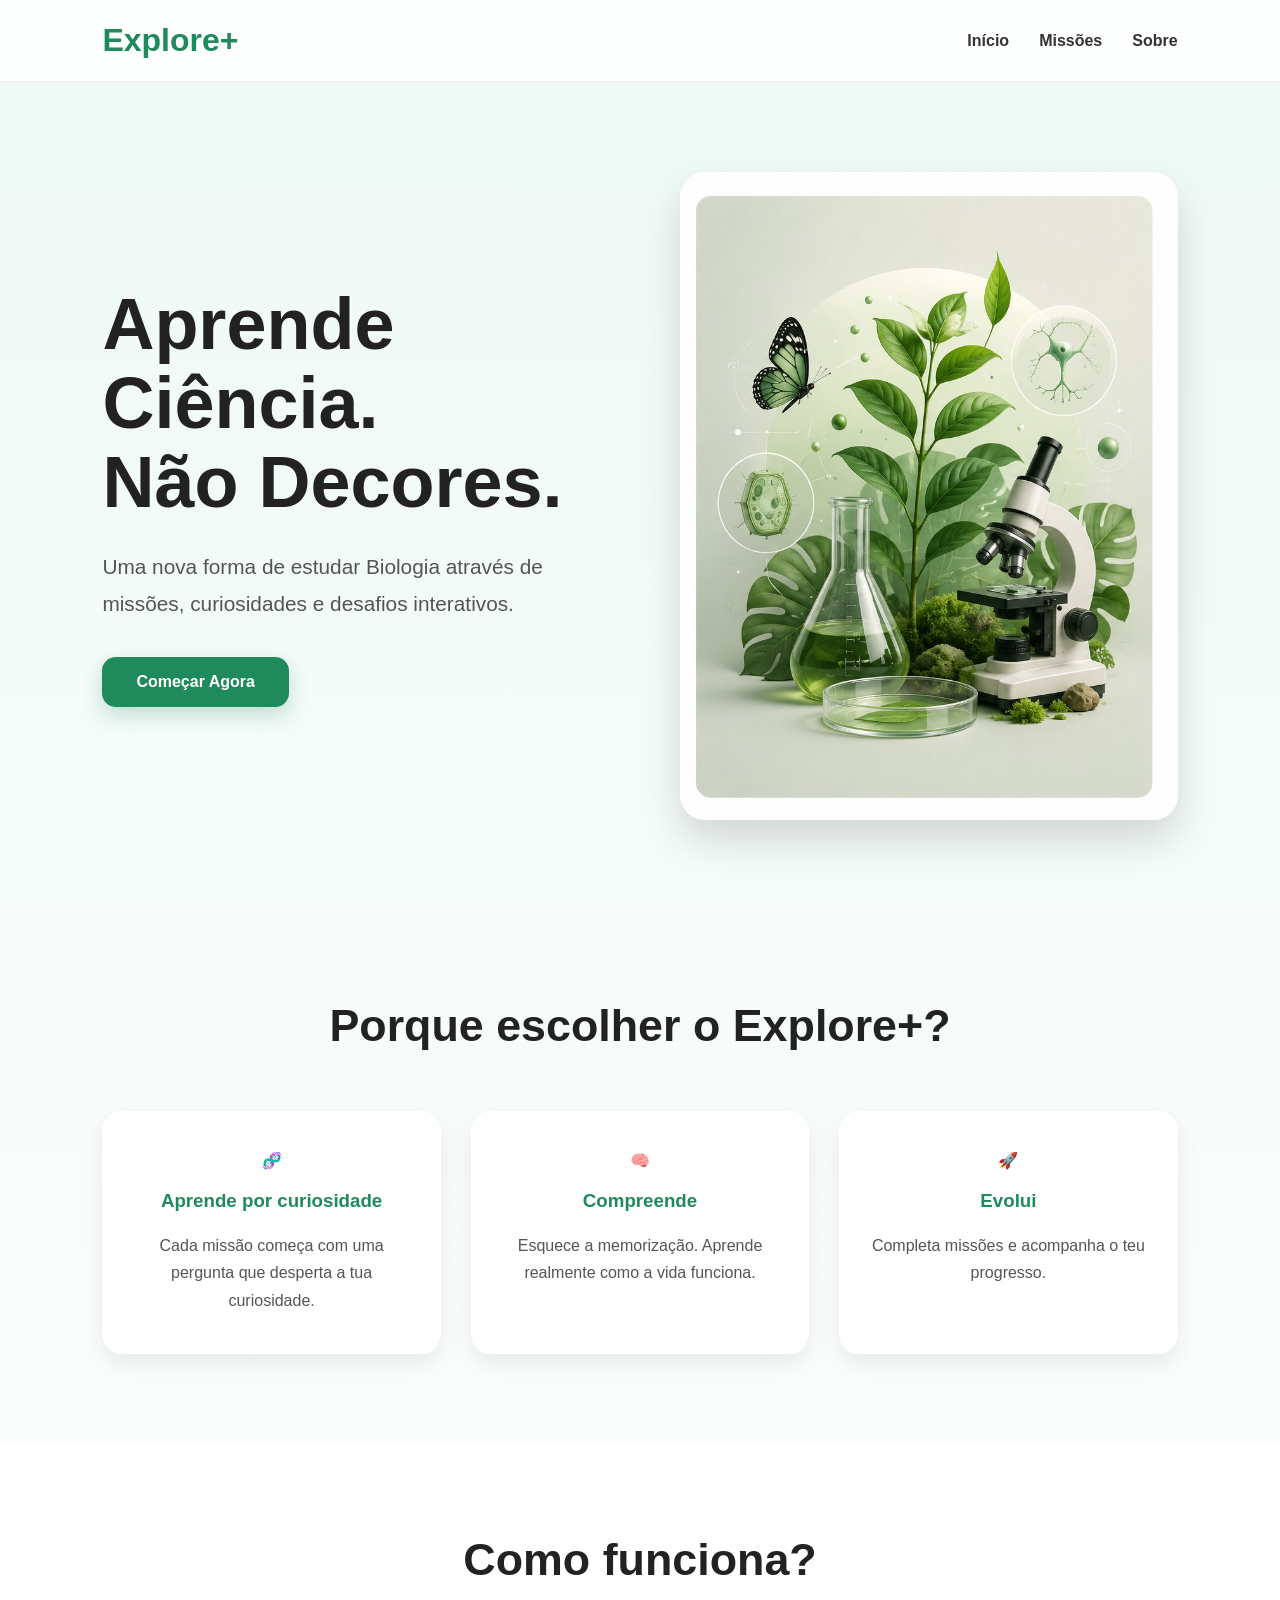
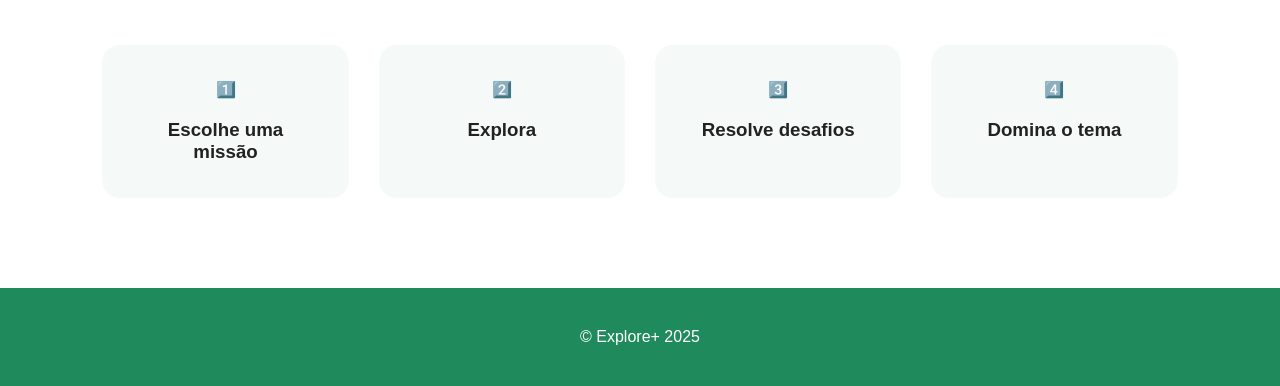
<file: index.html>
<!DOCTYPE html>
<html lang="pt">

<head>
    <meta charset="UTF-8">
    <meta name="viewport" content="width=device-width, initial-scale=1.0">
    <title>Explore+</title>
    <link rel="stylesheet" href="style.css">
</head>

<body>

    <header>
        <div class="logo">Explore+</div>
        <nav>
            <a href="index.html">Início</a>
            <a href="missions.html">Missões</a>
            <a href="about.html">Sobre</a>
        </nav>
    </header>

    <section class="hero">
        <div class="hero-left">
            <h1>Aprende Ciência.<br>Não Decores.</h1>
            <p>Uma nova forma de estudar Biologia através de missões, curiosidades e desafios interativos.</p>
            <a href="missions.html"><button>Começar Agora</button></a>
        </div>
        <div class="hero-right">
            <img src="assets/images/Biology image.jpg" alt="Ilustração científica com planta, microscópio e elementos de biologia">
        </div>
    </section>

    <section class="features">
        <h2>Porque escolher o Explore+?</h2>
        <div class="cards">
            <div class="card">
                🧬
                <h3>Aprende por curiosidade</h3>
                <p>Cada missão começa com uma pergunta que desperta a tua curiosidade.</p>
            </div>
            <div class="card">
                🧠
                <h3>Compreende</h3>
                <p>Esquece a memorização. Aprende realmente como a vida funciona.</p>
            </div>
            <div class="card">
                🚀
                <h3>Evolui</h3>
                <p>Completa missões e acompanha o teu progresso.</p>
            </div>
        </div>
    </section>

    <section class="how">
        <h2>Como funciona?</h2>
        <div class="steps">
            <div>
                1️⃣
                <h3>Escolhe uma missão</h3>
            </div>
            <div>
                2️⃣
                <h3>Explora</h3>
            </div>
            <div>
                3️⃣
                <h3>Resolve desafios</h3>
            </div>
            <div>
                4️⃣
                <h3>Domina o tema</h3>
            </div>
        </div>
    </section>

    <footer>
        <p>© Explore+ 2025</p>
    </footer>


</body>

</html>
</file>
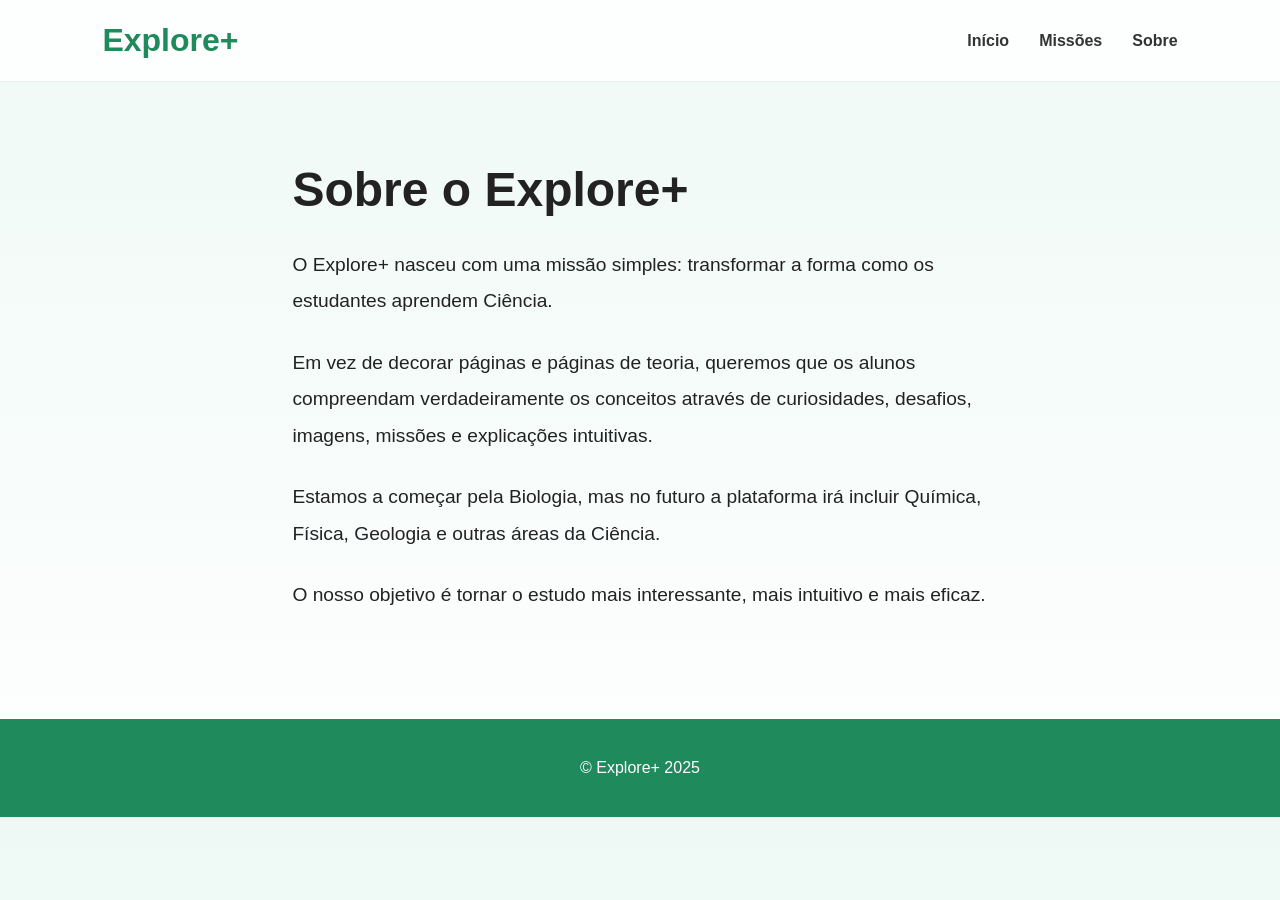
<file: about.html>
<!DOCTYPE html>
<html lang="pt">

<head>
<meta charset="UTF-8">
<meta name="viewport" content="width=device-width, initial-scale=1.0">

<title>Sobre | Explore+</title>

<link rel="stylesheet" href="style.css">

</head>

<body>

<header>

<div class="logo">Explore+</div>

<nav>

<a href="index.html">Início</a>
<a href="missions.html">Missões</a>
<a href="about.html">Sobre</a>

</nav>

</header>

<section class="about">

<h1>Sobre o Explore+</h1>

<p>

O Explore+ nasceu com uma missão simples: transformar a forma como os estudantes aprendem Ciência.

</p>

<p>

Em vez de decorar páginas e páginas de teoria, queremos que os alunos compreendam verdadeiramente os conceitos através de curiosidades, desafios, imagens, missões e explicações intuitivas.

</p>

<p>

Estamos a começar pela Biologia, mas no futuro a plataforma irá incluir Química, Física, Geologia e outras áreas da Ciência.

</p>

<p>

O nosso objetivo é tornar o estudo mais interessante, mais intuitivo e mais eficaz.

</p>

</section>

<footer>

<p>© Explore+ 2025</p>

</footer>

</body>

</html>
</file>
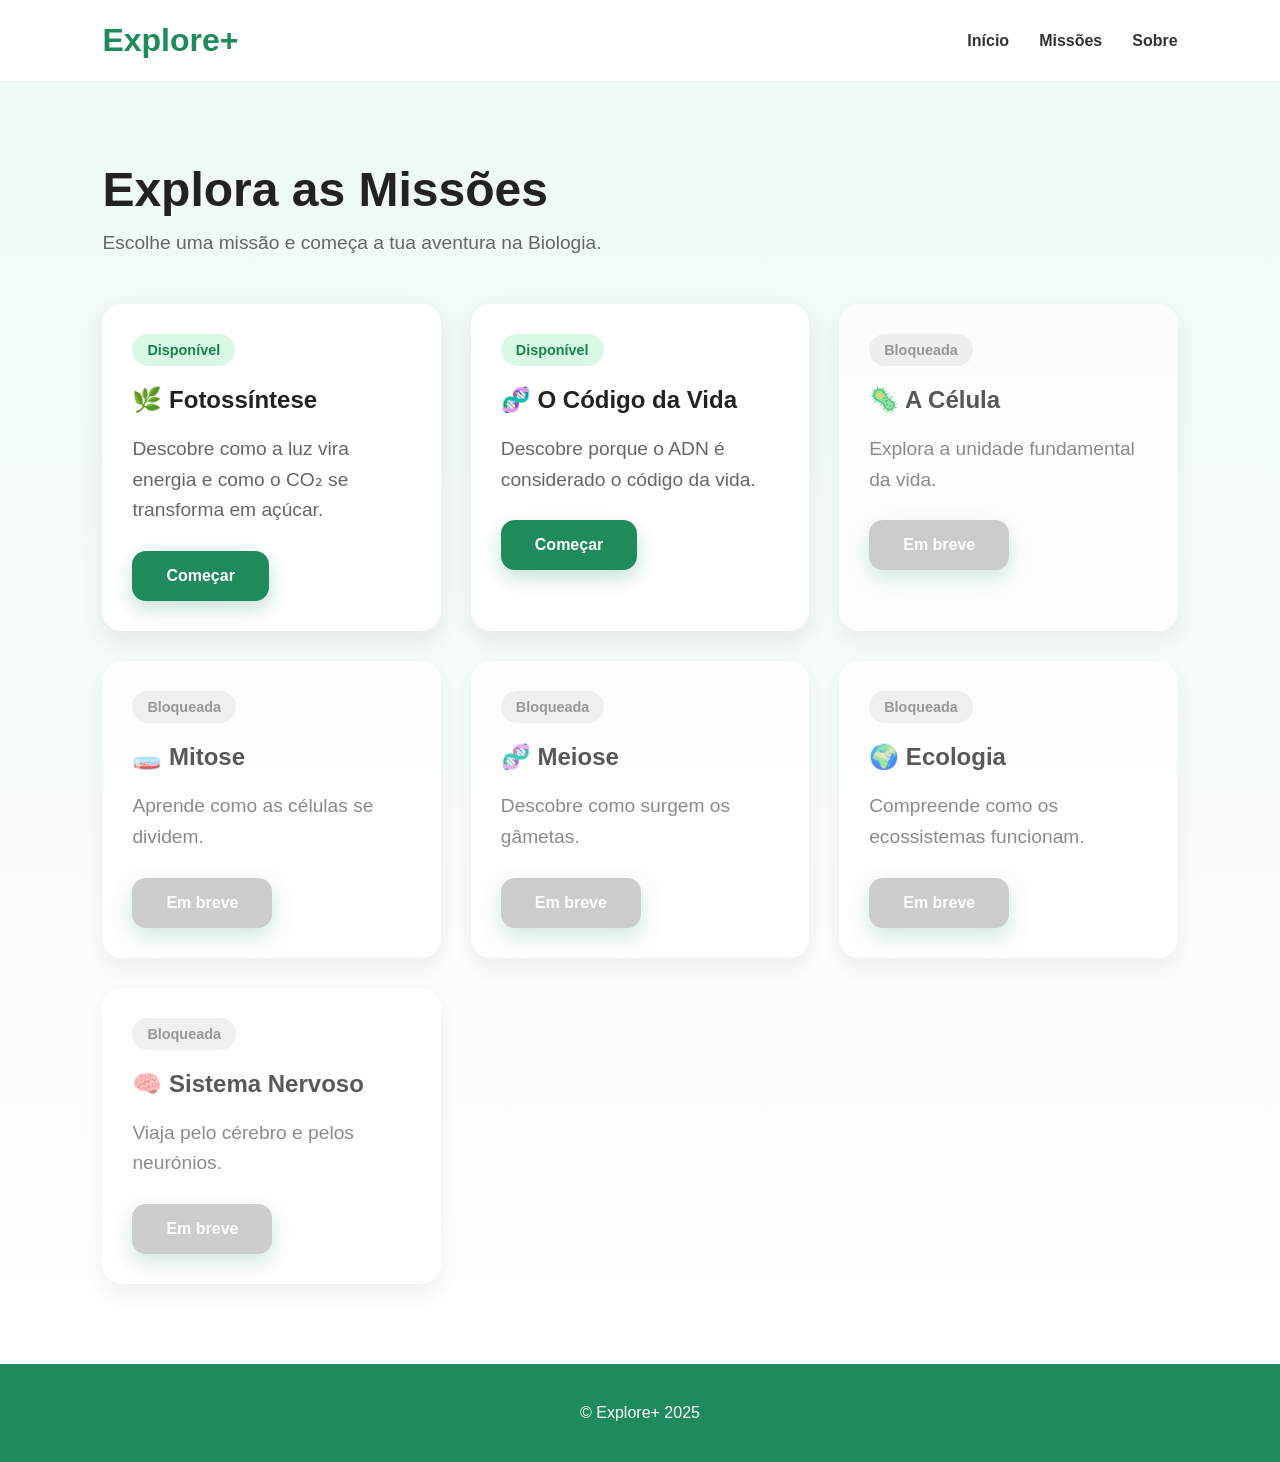
<file: missions.html>
<!DOCTYPE html>
<html lang="pt">

<head>

<meta charset="UTF-8">
<meta name="viewport" content="width=device-width, initial-scale=1.0">

<title>Missões | Explore+</title>

<link rel="stylesheet" href="style.css">

</head>

<body>

<header>

<div class="logo">
Explore+
</div>

<nav>

<a href="index.html">Início</a>
<a href="missions.html">Missões</a>
<a href="about.html">Sobre</a>

</nav>

</header>

<section class="missions-page">

<h1>Explora as Missões</h1>

<p>
Escolhe uma missão e começa a tua aventura na Biologia.
</p>

<div class="missions-grid">

<div class="mission-card">

<span class="status available">Disponível</span>

<h2>🌿 Fotossíntese</h2>

<p>
Descobre como a luz vira energia e como o CO₂ se transforma em açúcar.
</p>

<a href="mission-photosynthesis.html">

<button>Começar</button>

</a>

</div>

<div class="mission-card">

<span class="status available">Disponível</span>

<h2>🧬 O Código da Vida</h2>

<p>
Descobre porque o ADN é considerado o código da vida.
</p>

<a href="lesson.html">

<button>Começar</button>

</a>

</div>

<div class="mission-card locked">

<span class="status locked-status">Bloqueada</span>

<h2>🦠 A Célula</h2>

<p>
Explora a unidade fundamental da vida.
</p>

<button disabled>Em breve</button>

</div>

<div class="mission-card locked">

<span class="status locked-status">Bloqueada</span>

<h2>🧫 Mitose</h2>

<p>
Aprende como as células se dividem.
</p>

<button disabled>Em breve</button>

</div>

<div class="mission-card locked">

<span class="status locked-status">Bloqueada</span>

<h2>🧬 Meiose</h2>

<p>
Descobre como surgem os gâmetas.
</p>

<button disabled>Em breve</button>

</div>

<div class="mission-card locked">

<span class="status locked-status">Bloqueada</span>

<h2>🌍 Ecologia</h2>

<p>
Compreende como os ecossistemas funcionam.
</p>

<button disabled>Em breve</button>

</div>

<div class="mission-card locked">

<span class="status locked-status">Bloqueada</span>

<h2>🧠 Sistema Nervoso</h2>

<p>
Viaja pelo cérebro e pelos neurónios.
</p>

<button disabled>Em breve</button>

</div>

</div>

</section>

<footer>
    <p>© Explore+ 2025</p>
</footer>

</body>

</html>
</file>
<file: style.css>
*{
    margin:0;
    padding:0;
    box-sizing:border-box;
    font-family:Arial, Helvetica, sans-serif;
}

html{
    scroll-behavior:smooth;
}

body{
    background:linear-gradient(180deg,#eef9f5,#ffffff);
    color:#222;
}

header{

position:sticky;
top:0;

display:flex;
justify-content:space-between;
align-items:center;

padding:22px 8%;

background:rgba(255,255,255,.85);

backdrop-filter:blur(12px);

border-bottom:1px solid rgba(0,0,0,.06);

z-index:1000;

}

.logo{
    font-size:2rem;
    font-weight:700;
    color:#1f8a5b;
}

nav{
    display:flex;
    align-items:center;
    gap:30px;
}

nav a{
    text-decoration:none;
    color:#333;
    font-weight:600;
    transition:.3s;
}

nav a:hover{
    color:#1f8a5b;
}

.login{
    background:#1f8a5b;
    color:white;
    padding:12px 22px;
    border-radius:10px;
}

.login:hover{
    background:#166a46;
    color:white;
}

.hero{
    display:flex;
    justify-content:space-between;
    align-items:center;
    gap:80px;
    padding:90px 8%;
    min-height:80vh;
}

.hero-left{
    flex:1;
}

.hero-left h1{
    font-size:4.5rem;
    line-height:1.1;
    margin-bottom:25px;
}

.hero-left p{
    font-size:1.3rem;
    line-height:1.8;
    color:#555;
    margin-bottom:35px;
}

.hero-right{
    flex:1;
    display:flex;
    justify-content:center;
}

.hero-right img{
    width:100%;
    max-width:550px;
    border-radius:25px;
    box-shadow:0 20px 40px rgba(0,0,0,.15);
}

button{

background:#1f8a5b;

padding:16px 34px;

border:none;

border-radius:14px;

font-size:1rem;

font-weight:bold;

cursor:pointer;

color:white;

transition:.25s;

box-shadow:0 8px 20px rgba(31,138,91,.25);

}

button:hover{

background:#166a46;

transform:translateY(-3px);

box-shadow:0 18px 35px rgba(31,138,91,.35);

}
.features{
    padding:90px 8%;
    text-align:center;
}

.features h2{
    font-size:2.8rem;
    margin-bottom:60px;
}

.cards{
    display:grid;
    grid-template-columns:repeat(auto-fit,minmax(260px,1fr));
    gap:30px;
}

.card{
    background:white;
    padding:40px 30px;
    border-radius:20px;
    box-shadow:0 10px 25px rgba(0,0,0,.08);
    transition:.35s;
}

.card:hover{
    transform:translateY(-10px);
}

.card h3{
    margin:20px 0;
    color:#1f8a5b;
}

.card p{
    color:#555;
    line-height:1.7;
}

.how{
    padding:90px 8%;
    background:white;
    text-align:center;
}

.how h2{
    font-size:2.8rem;
    margin-bottom:60px;
}

.steps{
    display:grid;
    grid-template-columns:repeat(auto-fit,minmax(220px,1fr));
    gap:30px;
}

.steps div{
    padding:35px;
    border-radius:18px;
    background:#f5f9f7;
    transition:.3s;
}

.steps div:hover{
    transform:scale(1.05);
}

.steps h3{
    margin-top:20px;
}

footer{
    padding:40px;
    text-align:center;
    background:#1f8a5b;
    color:white;
}

@keyframes fadeUp{

from{
opacity:0;
transform:translateY(40px);
}

to{
opacity:1;
transform:translateY(0);
}

}

.hero,
.card,
.steps div{
    animation:fadeUp .8s ease;
}

@media(max-width:950px){

.hero{
flex-direction:column;
text-align:center;
}

.hero-left h1{
font-size:3rem;
}

.hero-left p{
font-size:1.1rem;
}

.hero-right img{
max-width:400px;
}

header{
flex-direction:column;
gap:20px;
}

nav{
flex-wrap:wrap;
justify-content:center;
}

}

@media(max-width:600px){

.hero{
padding:60px 6%;
}

.features,
.how{
padding:60px 6%;
}

.hero-left h1{
font-size:2.3rem;
}

.features h2,
.how h2{
font-size:2rem;
}

button{
width:100%;
}

}
.missions-page{

padding:80px 8%;

}

.missions-page h1{

font-size:3rem;
margin-bottom:15px;

}

.missions-page p{

font-size:1.2rem;
color:#666;
margin-bottom:50px;

}

.missions-grid{

display:grid;
grid-template-columns:repeat(auto-fit,minmax(320px,1fr));
gap:30px;

}

.mission-card{

background:white;
padding:30px;
border-radius:20px;
box-shadow:0 10px 25px rgba(0,0,0,.08);
transition:.3s;

}

.mission-card:hover{

transform:translateY(-8px);

}

.mission-card h2{

margin:20px 0;

}

.mission-card p{

margin-bottom:25px;
line-height:1.6;

}

.status{

display:inline-block;
padding:8px 15px;
border-radius:20px;
font-size:.9rem;
font-weight:bold;

}

.available{

background:#d9f8e5;
color:#14844c;

}

.locked-status{

background:#ececec;
color:#777;

}

.locked{

opacity:.75;

}

.locked button{

background:#bdbdbd;
cursor:not-allowed;

}
.lesson{

padding:80px 8%;

display:flex;

justify-content:center;

}

.progress-bar{

width:100%;

height:12px;

background:#ddd;

border-radius:20px;

margin-bottom:40px;

overflow:hidden;

}

.progress{

width:14%;

height:100%;

background:linear-gradient(90deg,#37d67a,#1f8a5b);

border-radius:20px;

transition:.5s;

}

.lesson-card{

background:white;

padding:55px;

border-radius:28px;

max-width:900px;

width:100%;

box-shadow:0 30px 60px rgba(0,0,0,.08);

transition:.3s;

}

.lesson-tag{

display:inline-block;

background:#dff7e8;

color:#14844c;

padding:8px 15px;

border-radius:20px;

font-weight:bold;

margin-bottom:20px;

}

.lesson-card h1{

margin-bottom:25px;

}

.question{

font-size:1.5rem;

font-weight:bold;

margin-bottom:25px;

}

.lesson-card img{

width:100%;

border-radius:18px;

margin:25px 0;

}

.content{

line-height:1.8;

font-size:1.1rem;

}

.buttons{

display:flex;

justify-content:space-between;

margin-top:40px;

}
.about{

max-width:900px;

margin:auto;

padding:80px 8%;

}

.about h1{

font-size:3rem;

margin-bottom:30px;

}

.about p{

font-size:1.2rem;

line-height:1.9;

margin-bottom:25px;

}
.login-page{

display:flex;

justify-content:center;

align-items:center;

height:80vh;

}

.login-box{

background:white;

padding:50px;

border-radius:25px;

width:420px;

box-shadow:0 20px 40px rgba(0,0,0,.08);

text-align:center;

}

.login-box h1{

margin-bottom:20px;

}

.login-box p{

margin-bottom:25px;

color:#666;

}

.login-box input{

width:100%;

padding:18px;

margin-bottom:20px;

border:1px solid #ddd;

border-radius:12px;

font-size:1rem;

}

.login-box button{

width:100%;

margin-bottom:20px;

}

.login-box a{

color:#1f8a5b;

font-weight:bold;

text-decoration:none;

}
.password-container{
    position:relative;
    width:100%;
}


.password-container input{
    width:100%;
    padding-right:40px;
}


.olho{
    position:absolute;
    right:15px;
    top:50%;
    transform:translateY(-50%);
    cursor:pointer;
    font-size:14px;
}
.dashboard{

display:grid;

grid-template-columns:repeat(auto-fit,minmax(300px,1fr));

gap:25px;

padding:40px;

}


.perfil-card,
.xp-card,
.conquistas-card,
.acoes-card{

background:white;

padding:25px;

border-radius:20px;

box-shadow:0 8px 20px rgba(0,0,0,.1);

text-align:center;

}


.avatar{

font-size:70px;

margin-bottom:15px;

}


.barra{

width:100%;

height:20px;

background:#ddd;

border-radius:20px;

overflow:hidden;

margin-top:10px;

}


.progresso{

width:0%;

height:100%;

background:#2ecc71;

}


.acoes-card button{

margin-top:15px;

padding:12px;

width:100%;

border:none;

border-radius:10px;

background:#2ecc71;

color:white;

font-size:16px;

cursor:pointer;

}


.acoes-card button:hover{

background:#27ae60;

}

.profile-header{
    gap:20px;
}

.sidebar-toggle{
    display:flex;
    flex-direction:column;
    gap:5px;
    width:54px;
    padding:14px 12px;
    border-radius:14px;
    box-shadow:none;
}

.sidebar-toggle span{
    display:block;
    width:100%;
    height:3px;
    border-radius:999px;
    background:white;
}

.sidebar-overlay{
    position:fixed;
    inset:0;
    background:rgba(0,0,0,.35);
    z-index:1100;
}

.profile-layout{
    position:relative;
    padding:40px 8%;
}

.profile-sidebar{
    position:fixed;
    top:0;
    left:0;
    width:min(320px,86vw);
    height:100vh;
    padding:110px 26px 30px;
    background:#143d2c;
    color:white;
    transform:translateX(-100%);
    transition:transform .25s ease;
    z-index:1200;
    box-shadow:14px 0 32px rgba(0,0,0,.18);
}

.profile-sidebar.is-open{
    transform:translateX(0);
}

.profile-sidebar-brand{
    display:flex;
    align-items:center;
    gap:12px;
    font-size:1.1rem;
    font-weight:700;
    margin-bottom:28px;
}

.profile-sidebar-nav{
    display:flex;
    flex-direction:column;
    gap:14px;
}

.profile-sidebar-nav a{
    text-decoration:none;
    color:white;
    background:rgba(255,255,255,.08);
    padding:14px 16px;
    border-radius:14px;
    font-weight:600;
    transition:.2s;
}

.profile-sidebar-nav a:hover{
    background:rgba(255,255,255,.18);
}

.profile-main-shell{
    display:grid;
    grid-template-columns:minmax(0,1.5fr) minmax(300px,.9fr);
    gap:28px;
    align-items:start;
}

.profile-content{
    display:grid;
    gap:24px;
}

.profile-summary-card,
.profile-achievements-card,
.profile-photo-card,
.profile-locked-card{
    background:white;
    border-radius:24px;
    box-shadow:0 18px 40px rgba(0,0,0,.08);
    padding:28px;
}

.profile-kicker{
    text-transform:uppercase;
    letter-spacing:.12em;
    font-size:.8rem;
    color:#1f8a5b;
    margin-bottom:12px;
    font-weight:700;
}

.profile-summary-card h1{
    font-size:2.5rem;
    margin-bottom:10px;
}

.profile-summary-card h2{
    color:#1f8a5b;
    margin-bottom:10px;
}

.profile-summary-card p{
    color:#4f5f56;
}

.profile-progress-bar{
    margin-top:18px;
}

.profile-section-heading{
    display:flex;
    justify-content:space-between;
    gap:18px;
    align-items:flex-end;
    margin-bottom:24px;
}

.profile-section-heading h2{
    font-size:1.8rem;
}

.profile-section-heading p{
    color:#55665d;
    max-width:280px;
}

.achievement-grid{
    display:grid;
    grid-template-columns:repeat(auto-fit,minmax(180px,1fr));
    gap:18px;
}

.achievement-card{
    border-radius:20px;
    border:1px solid rgba(31,138,91,.14);
    background:linear-gradient(180deg,#fbfcfd,#eef3f7);
    padding:18px;
    display:grid;
    gap:14px;
    min-height:240px;
}

.achievement-card.is-locked{
    opacity:.72;
}

.achievement-badge-art{
    min-height:118px;
    display:grid;
    place-items:center;
    border-radius:18px;
    background:linear-gradient(180deg,rgba(255,255,255,.95),rgba(209,217,225,.85));
}

.achievement-badge-art img{
    width:92px;
    height:92px;
}

.achievement-copy h3{
    margin-bottom:6px;
    color:#27342c;
}

.achievement-copy p{
    color:#66756e;
    margin-bottom:10px;
}

.achievement-status{
    display:inline-flex;
    align-items:center;
    justify-content:center;
    padding:7px 12px;
    border-radius:999px;
    background:rgba(31,138,91,.12);
    color:#1f8a5b;
    font-size:.88rem;
    font-weight:700;
}

.achievement-card.is-locked .achievement-status{
    background:rgba(86,98,110,.14);
    color:#5d6a76;
}

.profile-side-panel{
    display:grid;
    gap:24px;
}

.profile-photo-card,
.profile-locked-card{
    text-align:left;
}

.profile-photo,
.profile-photo-fallback{
    width:120px;
    height:120px;
    border-radius:50%;
    object-fit:cover;
    margin-bottom:18px;
}

.profile-photo-fallback{
    display:grid;
    place-items:center;
    background:linear-gradient(135deg,#1f8a5b,#55c38a);
    color:white;
    font-size:2.7rem;
    font-weight:700;
}

.profile-photo-card h2{
    margin-bottom:18px;
    color:#1f8a5b;
}

.profile-side-label{
    font-size:.82rem;
    text-transform:uppercase;
    letter-spacing:.08em;
    color:#819087;
    margin:16px 0 6px;
    font-weight:700;
}

.profile-side-value{
    color:#2c3d34;
    line-height:1.6;
}

.profile-locked-card h3{
    margin-bottom:18px;
    color:#1f8a5b;
}

.profile-locked-card ul{
    list-style:none;
    display:grid;
    gap:14px;
}

.profile-locked-card li{
    display:grid;
    gap:4px;
    padding:14px 16px;
    border-radius:16px;
    background:#f5f9f7;
}

.profile-locked-card li span{
    color:#586a60;
    line-height:1.5;
}

.profile-action-card{
    text-align:left;
}

.profile-action-card h2{
    margin-bottom:8px;
}

body.sidebar-open{
    overflow:hidden;
}

@media(max-width:980px){
    .profile-main-shell{
        grid-template-columns:1fr;
    }
}

@media(max-width:760px){
    .profile-layout{
        padding:24px;
    }

    .profile-section-heading{
        flex-direction:column;
        align-items:flex-start;
    }

    .profile-summary-card h1{
        font-size:2rem;
    }

    .achievement-grid{
        grid-template-columns:1fr;
    }
}
</file>
